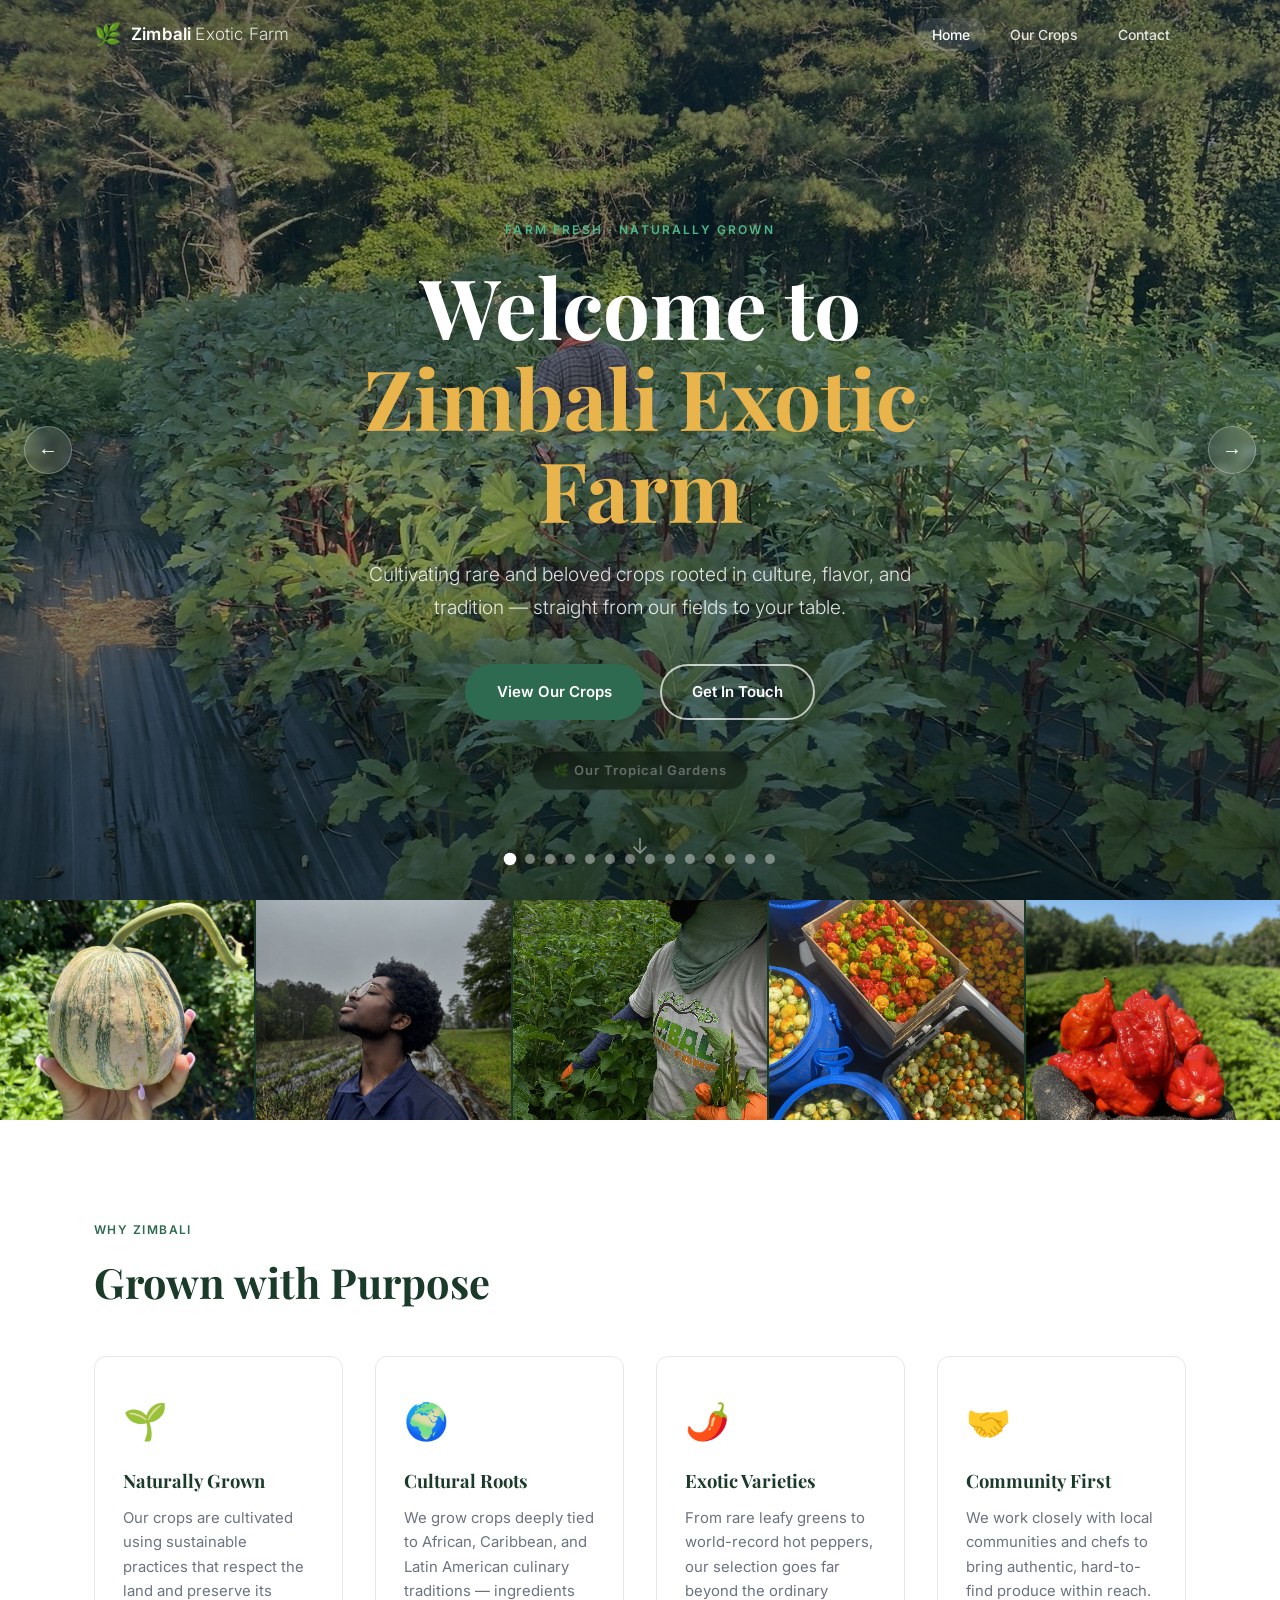
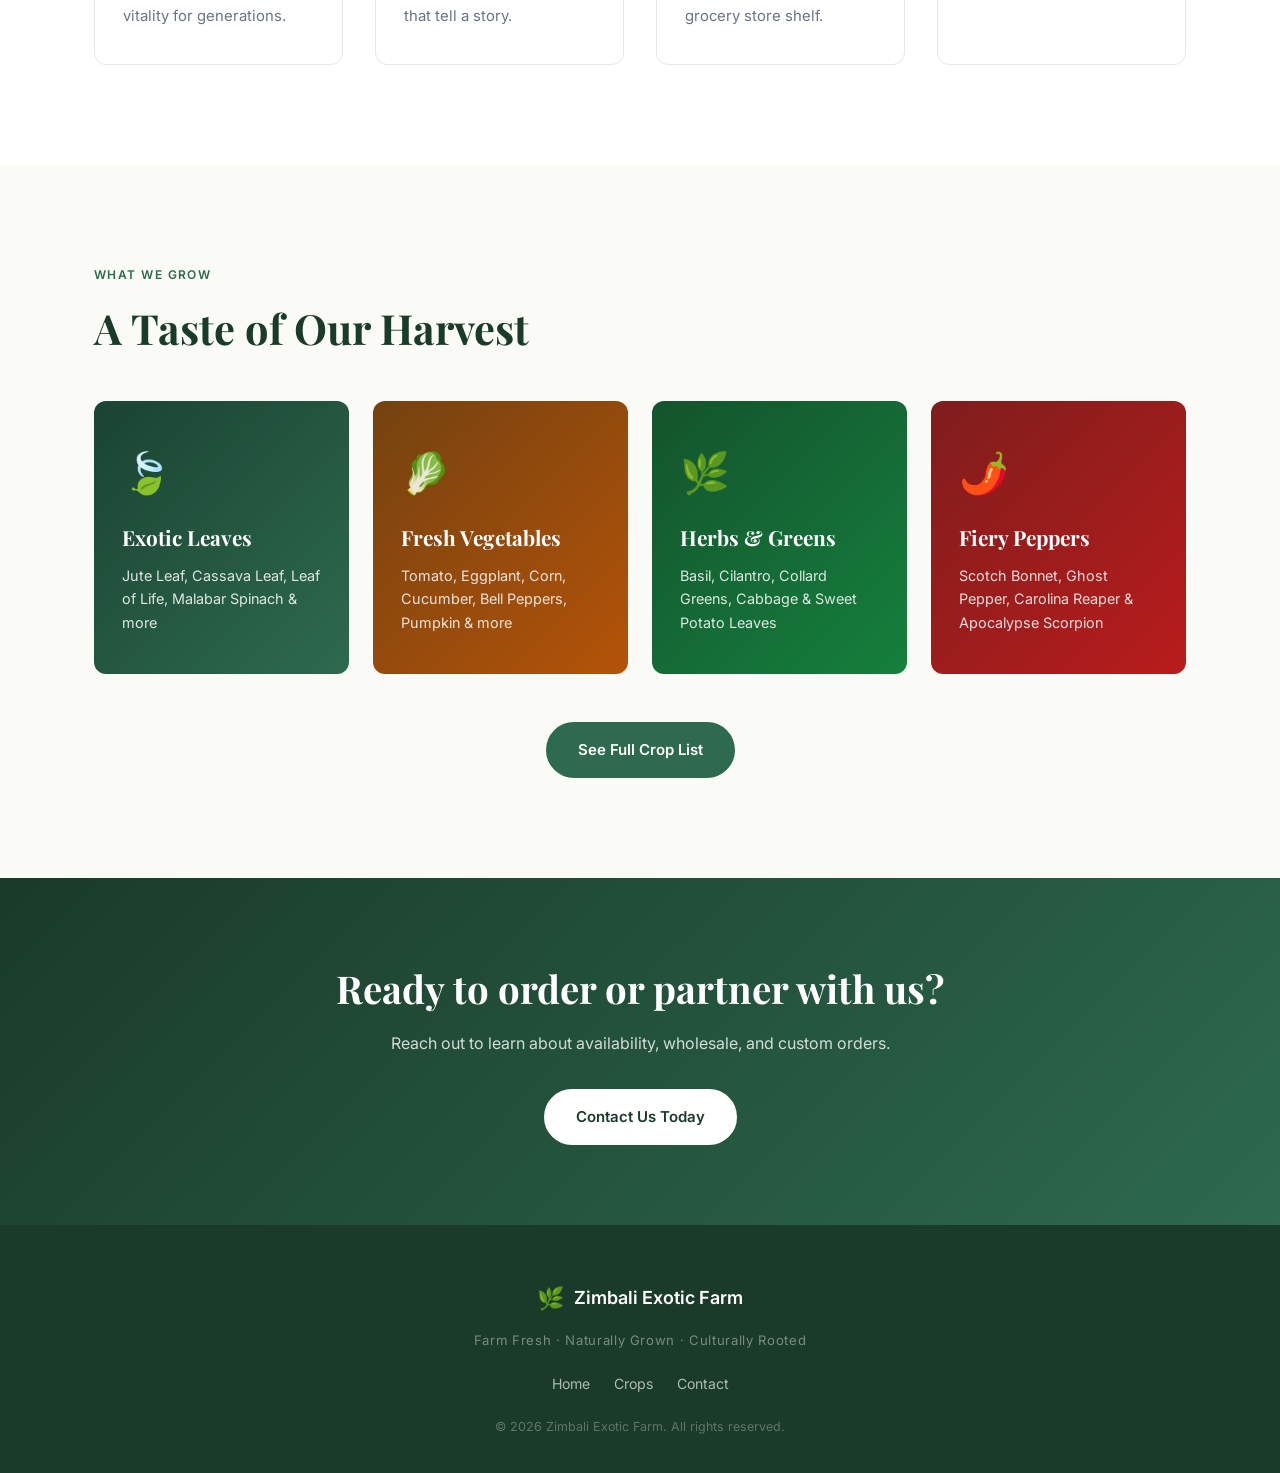
<file: index.html>
<!DOCTYPE html>
<html lang="en">
<head>
  <meta charset="UTF-8" />
  <meta name="viewport" content="width=device-width, initial-scale=1.0" />
  <title>Zimbali Exotic Farm</title>
  <link rel="stylesheet" href="style.css" />
  <link rel="preconnect" href="https://fonts.googleapis.com" />
  <link href="https://fonts.googleapis.com/css2?family=Playfair+Display:wght@600;700&family=Inter:wght@300;400;500;600&display=swap" rel="stylesheet" />
</head>
<body>

  <!-- NAV -->
  <nav class="nav" id="navbar">
    <div class="nav-inner">
      <a href="index.html" class="logo">
        <span class="logo-leaf">🌿</span>
        <span class="logo-text">Zimbali <em>Exotic Farm</em></span>
      </a>
      <ul class="nav-links">
        <li><a href="index.html" class="active">Home</a></li>
        <li><a href="crops.html">Our Crops</a></li>
        <li><a href="contact.html">Contact</a></li>
      </ul>
      <button class="hamburger" id="hamburger" aria-label="Menu">
        <span></span><span></span><span></span>
      </button>
    </div>
    <div class="mobile-menu" id="mobileMenu">
      <a href="index.html">Home</a>
      <a href="crops.html">Our Crops</a>
      <a href="contact.html">Contact</a>
    </div>
  </nav>

  <!-- HERO SLIDESHOW -->
  <section class="hero" id="heroSection">

    <div class="slideshow" id="slideshow">
      <div class="slide active" style="background-image:url('photos/optimized/IMG_0229.jpg')">
        <div class="slide-badge">🌿 Our Tropical Gardens</div>
      </div>
      <div class="slide" style="background-image:url('photos/optimized/IMG_1302_Original.jpg')">
        <div class="slide-badge">🌱 Fresh from the Fields</div>
      </div>
      <div class="slide" style="background-image:url('photos/optimized/IMG_1408.jpg')">
        <div class="slide-badge">🌾 Crops in Season</div>
      </div>
      <div class="slide" style="background-image:url('photos/optimized/IMG_1411.jpg')">
        <div class="slide-badge">🌶️ Exotic Pepper Harvest</div>
      </div>
      <div class="slide" style="background-image:url('photos/optimized/IMG_1468.jpg')">
        <div class="slide-badge">🍃 Rich Green Foliage</div>
      </div>
      <div class="slide" style="background-image:url('photos/optimized/IMG_1918.jpg')">
        <div class="slide-badge">👨‍🌾 Life on the Farm</div>
      </div>
      <div class="slide" style="background-image:url('photos/optimized/IMG_6164.jpg')">
        <div class="slide-badge">🌍 Rooted in Tradition</div>
      </div>
      <div class="slide" style="background-image:url('photos/optimized/IMG_7123.jpg')">
        <div class="slide-badge">🥬 Grown with Care</div>
      </div>
      <div class="slide" style="background-image:url('photos/optimized/IMG_1301_Original.jpg')">
        <div class="slide-badge">🌿 From Seed to Harvest</div>
      </div>
      <div class="slide" style="background-image:url('photos/optimized/IMG_1401_Original.jpg')">
        <div class="slide-badge">🌱 Naturally Nourished</div>
      </div>
      <div class="slide" style="background-image:url('photos/optimized/IMG_3375_Original.jpg')">
        <div class="slide-badge">🍃 Fields of Green</div>
      </div>
      <div class="slide" style="background-image:url('photos/optimized/IMG_5080.jpg')">
        <div class="slide-badge">🌾 Abundant Harvests</div>
      </div>
      <div class="slide" style="background-image:url('photos/optimized/IMG_6387.jpg')">
        <div class="slide-badge">🌍 Culturally Rooted</div>
      </div>
      <div class="slide" style="background-image:url('photos/optimized/IMG_7251.jpg')">
        <div class="slide-badge">🤝 Community &amp; Craft</div>
      </div>
    </div>

    <!-- Dark overlay -->
    <div class="hero-overlay"></div>

    <!-- Hero text -->
    <div class="hero-content">
      <p class="hero-tag">Farm Fresh · Naturally Grown</p>
      <h1 class="hero-title">Welcome to<br /><span>Zimbali Exotic Farm</span></h1>
      <p class="hero-sub">Cultivating rare and beloved crops rooted in culture, flavor, and tradition — straight from our fields to your table.</p>
      <div class="hero-btns">
        <a href="crops.html" class="btn btn-primary">View Our Crops</a>
        <a href="contact.html" class="btn btn-outline">Get In Touch</a>
      </div>
    </div>

    <!-- Slide controls -->
    <button class="slide-arrow slide-prev" id="slidePrev" aria-label="Previous slide">&#8592;</button>
    <button class="slide-arrow slide-next" id="slideNext" aria-label="Next slide">&#8594;</button>

    <!-- Dot indicators -->
    <div class="slide-dots" id="slideDots">
      <button class="dot active" data-index="0"></button>
      <button class="dot" data-index="1"></button>
      <button class="dot" data-index="2"></button>
      <button class="dot" data-index="3"></button>
      <button class="dot" data-index="4"></button>
      <button class="dot" data-index="5"></button>
      <button class="dot" data-index="6"></button>
      <button class="dot" data-index="7"></button>
      <button class="dot" data-index="8"></button>
      <button class="dot" data-index="9"></button>
      <button class="dot" data-index="10"></button>
      <button class="dot" data-index="11"></button>
      <button class="dot" data-index="12"></button>
      <button class="dot" data-index="13"></button>
    </div>

    <div class="hero-scroll-hint">↓</div>
  </section>

  <!-- FARM PHOTO GALLERY STRIP -->
  <section class="gallery-strip">
    <div class="gallery-inner">
      <div class="gallery-item" style="background-image:url('photos/optimized/IMG_1918.jpg')">
        <div class="gallery-label">Our Fields</div>
      </div>
      <div class="gallery-item" style="background-image:url('photos/optimized/IMG_6164.jpg')">
        <div class="gallery-label">Lush Crops</div>
      </div>
      <div class="gallery-item" style="background-image:url('photos/optimized/IMG_7123.jpg')">
        <div class="gallery-label">Harvest Time</div>
      </div>
      <div class="gallery-item" style="background-image:url('photos/optimized/IMG_1468.jpg')">
        <div class="gallery-label">Exotic Peppers</div>
      </div>
      <div class="gallery-item" style="background-image:url('photos/optimized/IMG_1411.jpg')">
        <div class="gallery-label">Tropical Greens</div>
      </div>
    </div>
  </section>

  <!-- WHY US -->
  <section class="features">
    <div class="container">
      <div class="section-label">Why Zimbali</div>
      <h2 class="section-title">Grown with Purpose</h2>
      <div class="feature-grid">
        <div class="feature-card">
          <div class="feature-icon">🌱</div>
          <h3>Naturally Grown</h3>
          <p>Our crops are cultivated using sustainable practices that respect the land and preserve its vitality for generations.</p>
        </div>
        <div class="feature-card">
          <div class="feature-icon">🌍</div>
          <h3>Cultural Roots</h3>
          <p>We grow crops deeply tied to African, Caribbean, and Latin American culinary traditions — ingredients that tell a story.</p>
        </div>
        <div class="feature-card">
          <div class="feature-icon">🌶️</div>
          <h3>Exotic Varieties</h3>
          <p>From rare leafy greens to world-record hot peppers, our selection goes far beyond the ordinary grocery store shelf.</p>
        </div>
        <div class="feature-card">
          <div class="feature-icon">🤝</div>
          <h3>Community First</h3>
          <p>We work closely with local communities and chefs to bring authentic, hard-to-find produce within reach.</p>
        </div>
      </div>
    </div>
  </section>

  <!-- CROP PREVIEW -->
  <section class="crop-preview">
    <div class="container">
      <div class="section-label">What We Grow</div>
      <h2 class="section-title">A Taste of Our Harvest</h2>
      <div class="preview-grid">
        <div class="preview-card exotic-leaves">
          <div class="preview-icon">🍃</div>
          <h3>Exotic Leaves</h3>
          <p>Jute Leaf, Cassava Leaf, Leaf of Life, Malabar Spinach & more</p>
        </div>
        <div class="preview-card vegetables">
          <div class="preview-icon">🥬</div>
          <h3>Fresh Vegetables</h3>
          <p>Tomato, Eggplant, Corn, Cucumber, Bell Peppers, Pumpkin & more</p>
        </div>
        <div class="preview-card herbs">
          <div class="preview-icon">🌿</div>
          <h3>Herbs & Greens</h3>
          <p>Basil, Cilantro, Collard Greens, Cabbage & Sweet Potato Leaves</p>
        </div>
        <div class="preview-card peppers">
          <div class="preview-icon">🌶️</div>
          <h3>Fiery Peppers</h3>
          <p>Scotch Bonnet, Ghost Pepper, Carolina Reaper & Apocalypse Scorpion</p>
        </div>
      </div>
      <div class="preview-cta">
        <a href="crops.html" class="btn btn-primary">See Full Crop List</a>
      </div>
    </div>
  </section>

  <!-- CTA BANNER -->
  <section class="cta-banner">
    <div class="container cta-inner">
      <h2>Ready to order or partner with us?</h2>
      <p>Reach out to learn about availability, wholesale, and custom orders.</p>
      <a href="contact.html" class="btn btn-white">Contact Us Today</a>
    </div>
  </section>

  <!-- FOOTER -->
  <footer class="footer">
    <div class="container footer-inner">
      <div class="footer-brand">
        <span class="logo-leaf">🌿</span>
        <span class="footer-name">Zimbali Exotic Farm</span>
      </div>
      <p class="footer-tagline">Farm Fresh · Naturally Grown · Culturally Rooted</p>
      <nav class="footer-nav">
        <a href="index.html">Home</a>
        <a href="crops.html">Crops</a>
        <a href="contact.html">Contact</a>
      </nav>
      <p class="footer-copy">&copy; 2026 Zimbali Exotic Farm. All rights reserved.</p>
    </div>
  </footer>

  <script src="main.js"></script>
</body>
</html>
</file>
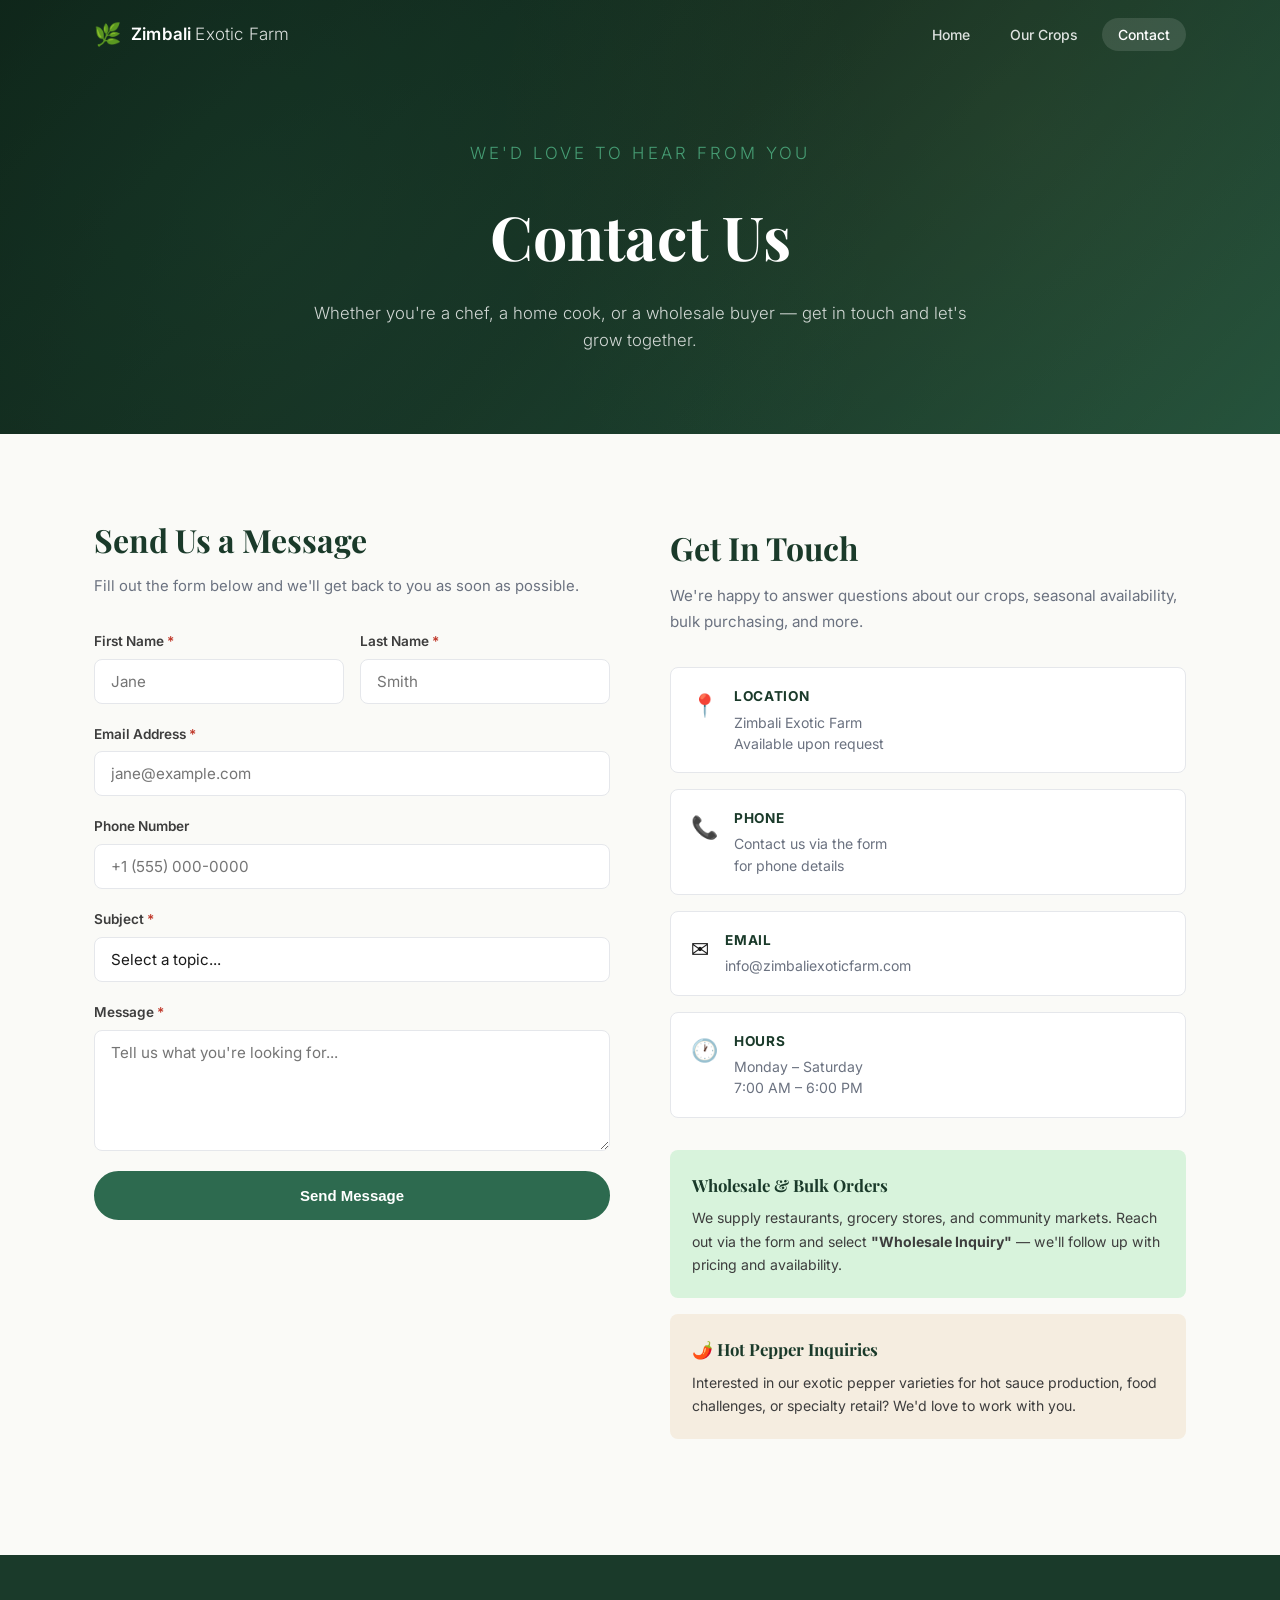
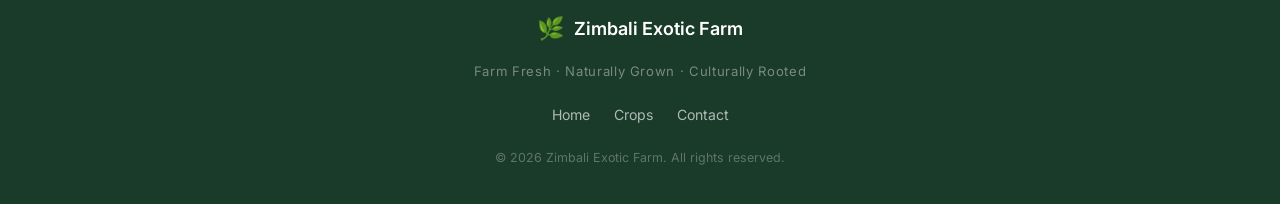
<file: contact.html>
<!DOCTYPE html>
<html lang="en">
<head>
  <meta charset="UTF-8" />
  <meta name="viewport" content="width=device-width, initial-scale=1.0" />
  <title>Contact — Zimbali Exotic Farm</title>
  <link rel="stylesheet" href="style.css" />
  <link rel="preconnect" href="https://fonts.googleapis.com" />
  <link href="https://fonts.googleapis.com/css2?family=Playfair+Display:wght@600;700&family=Inter:wght@300;400;500;600&display=swap" rel="stylesheet" />
</head>
<body>

  <!-- NAV -->
  <nav class="nav" id="navbar">
    <div class="nav-inner">
      <a href="index.html" class="logo">
        <span class="logo-leaf">🌿</span>
        <span class="logo-text">Zimbali <em>Exotic Farm</em></span>
      </a>
      <ul class="nav-links">
        <li><a href="index.html">Home</a></li>
        <li><a href="crops.html">Our Crops</a></li>
        <li><a href="contact.html" class="active">Contact</a></li>
      </ul>
      <button class="hamburger" id="hamburger" aria-label="Menu">
        <span></span><span></span><span></span>
      </button>
    </div>
    <div class="mobile-menu" id="mobileMenu">
      <a href="index.html">Home</a>
      <a href="crops.html">Our Crops</a>
      <a href="contact.html">Contact</a>
    </div>
  </nav>

  <!-- PAGE HERO -->
  <section class="page-hero contact-hero">
    <div class="page-hero-overlay"></div>
    <div class="page-hero-content">
      <p class="hero-tag">We'd love to hear from you</p>
      <h1>Contact Us</h1>
      <p>Whether you're a chef, a home cook, or a wholesale buyer — get in touch and let's grow together.</p>
    </div>
  </section>

  <!-- CONTACT SECTION -->
  <section class="contact-section">
    <div class="container contact-grid">

      <!-- FORM -->
      <div class="contact-form-wrap">
        <h2>Send Us a Message</h2>
        <p class="form-sub">Fill out the form below and we'll get back to you as soon as possible.</p>
        <form class="contact-form" id="contactForm" novalidate>
          <div class="form-row">
            <div class="form-group">
              <label for="firstName">First Name <span class="required">*</span></label>
              <input type="text" id="firstName" name="firstName" placeholder="Jane" required />
            </div>
            <div class="form-group">
              <label for="lastName">Last Name <span class="required">*</span></label>
              <input type="text" id="lastName" name="lastName" placeholder="Smith" required />
            </div>
          </div>
          <div class="form-group">
            <label for="email">Email Address <span class="required">*</span></label>
            <input type="email" id="email" name="email" placeholder="jane@example.com" required />
          </div>
          <div class="form-group">
            <label for="phone">Phone Number</label>
            <input type="tel" id="phone" name="phone" placeholder="+1 (555) 000-0000" />
          </div>
          <div class="form-group">
            <label for="subject">Subject <span class="required">*</span></label>
            <select id="subject" name="subject" required>
              <option value="" disabled selected>Select a topic...</option>
              <option value="order">Place an Order</option>
              <option value="wholesale">Wholesale Inquiry</option>
              <option value="availability">Crop Availability</option>
              <option value="partnership">Partnership</option>
              <option value="other">Other</option>
            </select>
          </div>
          <div class="form-group">
            <label for="message">Message <span class="required">*</span></label>
            <textarea id="message" name="message" rows="5" placeholder="Tell us what you're looking for..." required></textarea>
          </div>
          <button type="submit" class="btn btn-primary btn-full">Send Message</button>
          <div class="form-success" id="formSuccess">
            ✅ Thank you! Your message has been sent. We'll be in touch soon.
          </div>
        </form>
      </div>

      <!-- INFO -->
      <div class="contact-info">
        <h2>Get In Touch</h2>
        <p>We're happy to answer questions about our crops, seasonal availability, bulk purchasing, and more.</p>

        <div class="info-cards">
          <div class="info-card">
            <div class="info-icon">📍</div>
            <div>
              <h4>Location</h4>
              <p>Zimbali Exotic Farm<br />Available upon request</p>
            </div>
          </div>
          <div class="info-card">
            <div class="info-icon">📞</div>
            <div>
              <h4>Phone</h4>
              <p>Contact us via the form<br />for phone details</p>
            </div>
          </div>
          <div class="info-card">
            <div class="info-icon">✉️</div>
            <div>
              <h4>Email</h4>
              <p>info@zimbaliexoticfarm.com</p>
            </div>
          </div>
          <div class="info-card">
            <div class="info-icon">🕐</div>
            <div>
              <h4>Hours</h4>
              <p>Monday – Saturday<br />7:00 AM – 6:00 PM</p>
            </div>
          </div>
        </div>

        <div class="info-note">
          <h3>Wholesale &amp; Bulk Orders</h3>
          <p>We supply restaurants, grocery stores, and community markets. Reach out via the form and select <strong>"Wholesale Inquiry"</strong> — we'll follow up with pricing and availability.</p>
        </div>

        <div class="info-note pepper-note">
          <h3>🌶️ Hot Pepper Inquiries</h3>
          <p>Interested in our exotic pepper varieties for hot sauce production, food challenges, or specialty retail? We'd love to work with you.</p>
        </div>
      </div>

    </div>
  </section>

  <!-- FOOTER -->
  <footer class="footer">
    <div class="container footer-inner">
      <div class="footer-brand">
        <span class="logo-leaf">🌿</span>
        <span class="footer-name">Zimbali Exotic Farm</span>
      </div>
      <p class="footer-tagline">Farm Fresh · Naturally Grown · Culturally Rooted</p>
      <nav class="footer-nav">
        <a href="index.html">Home</a>
        <a href="crops.html">Crops</a>
        <a href="contact.html">Contact</a>
      </nav>
      <p class="footer-copy">&copy; 2026 Zimbali Exotic Farm. All rights reserved.</p>
    </div>
  </footer>

  <script src="main.js"></script>
</body>
</html>
</file>
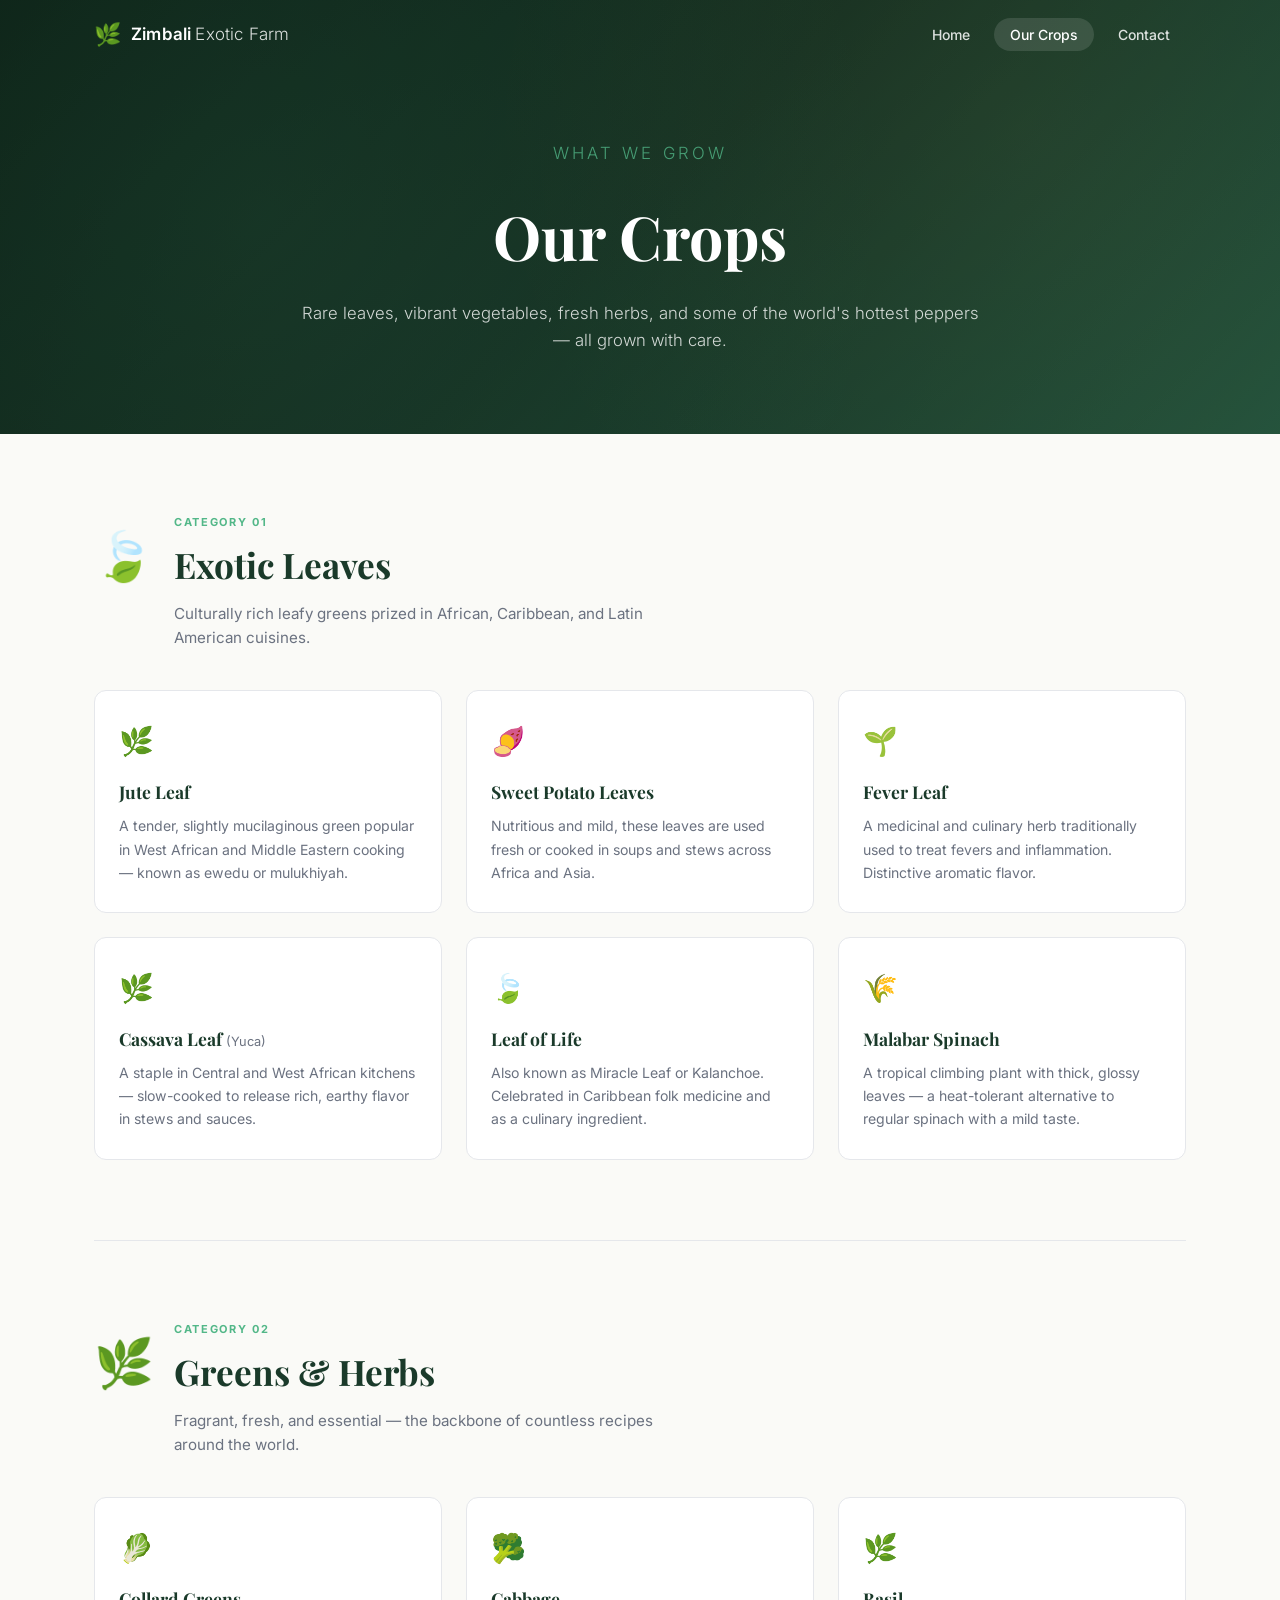
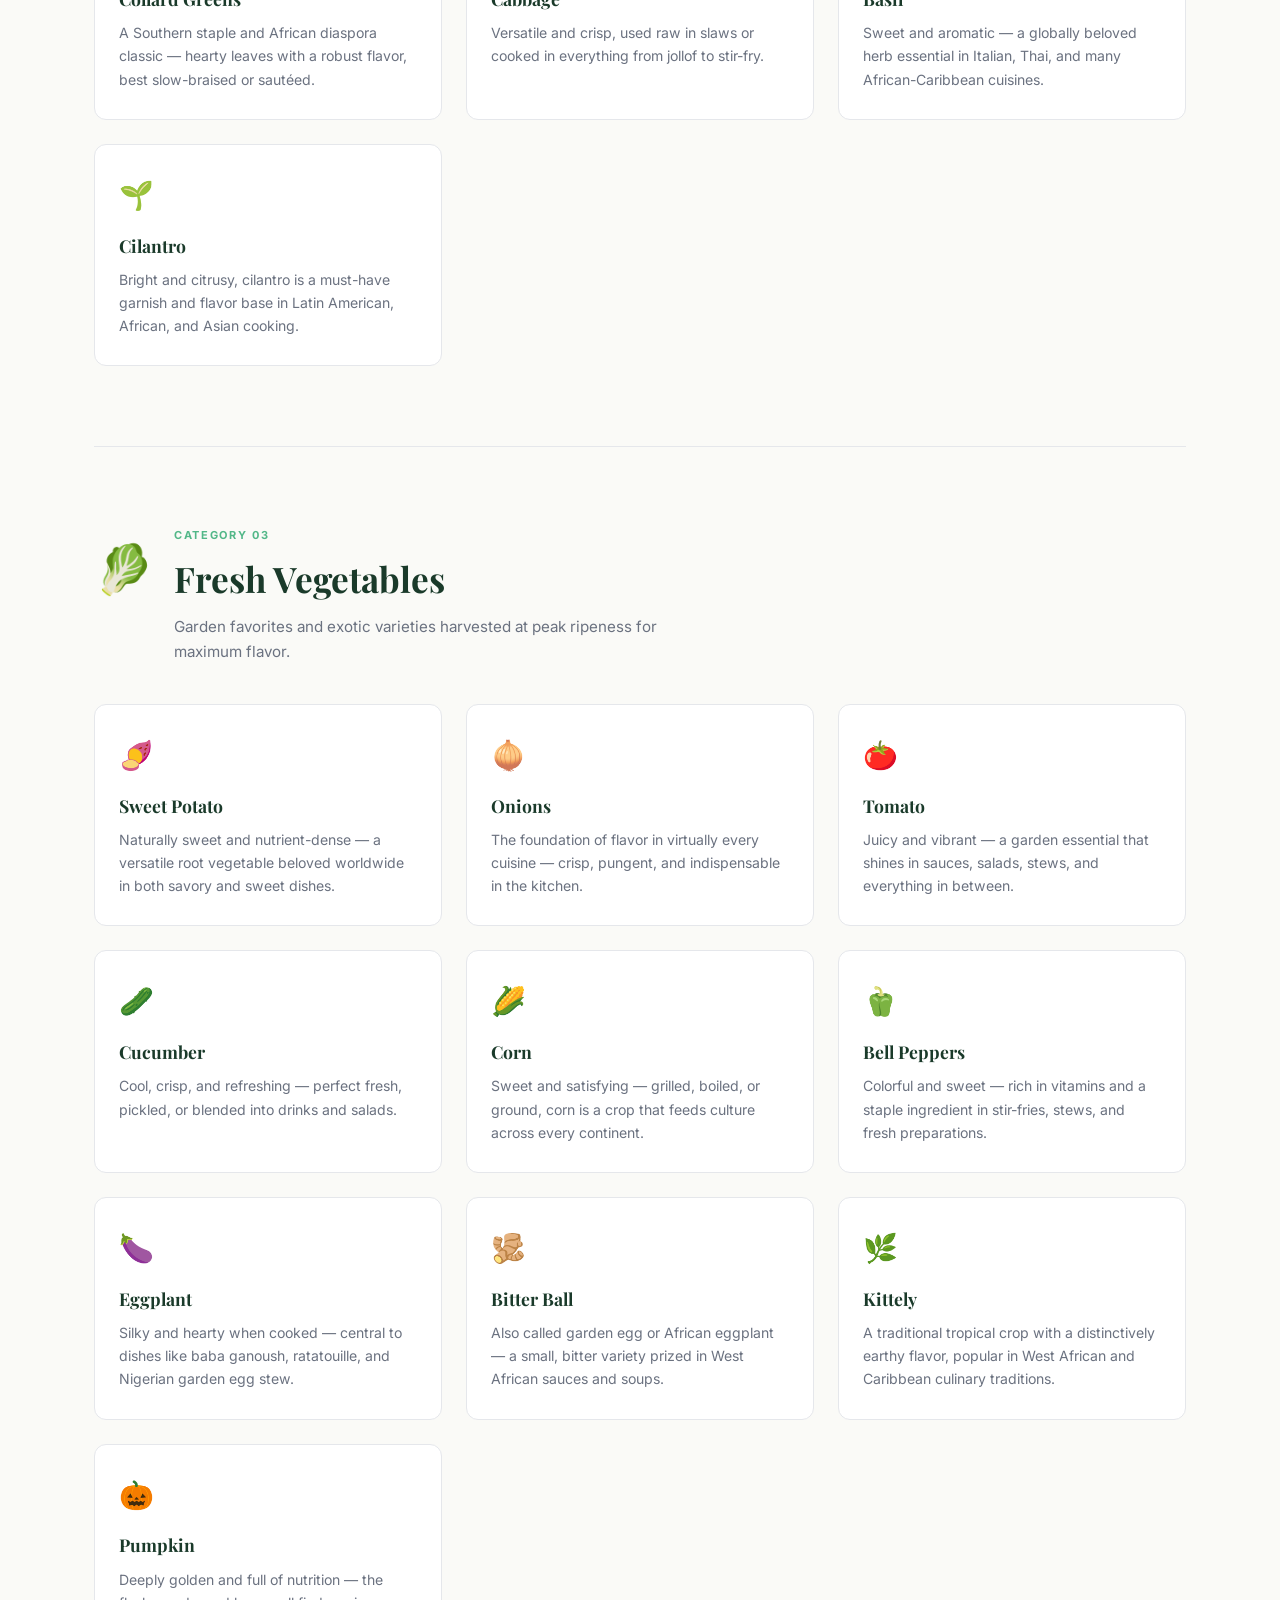
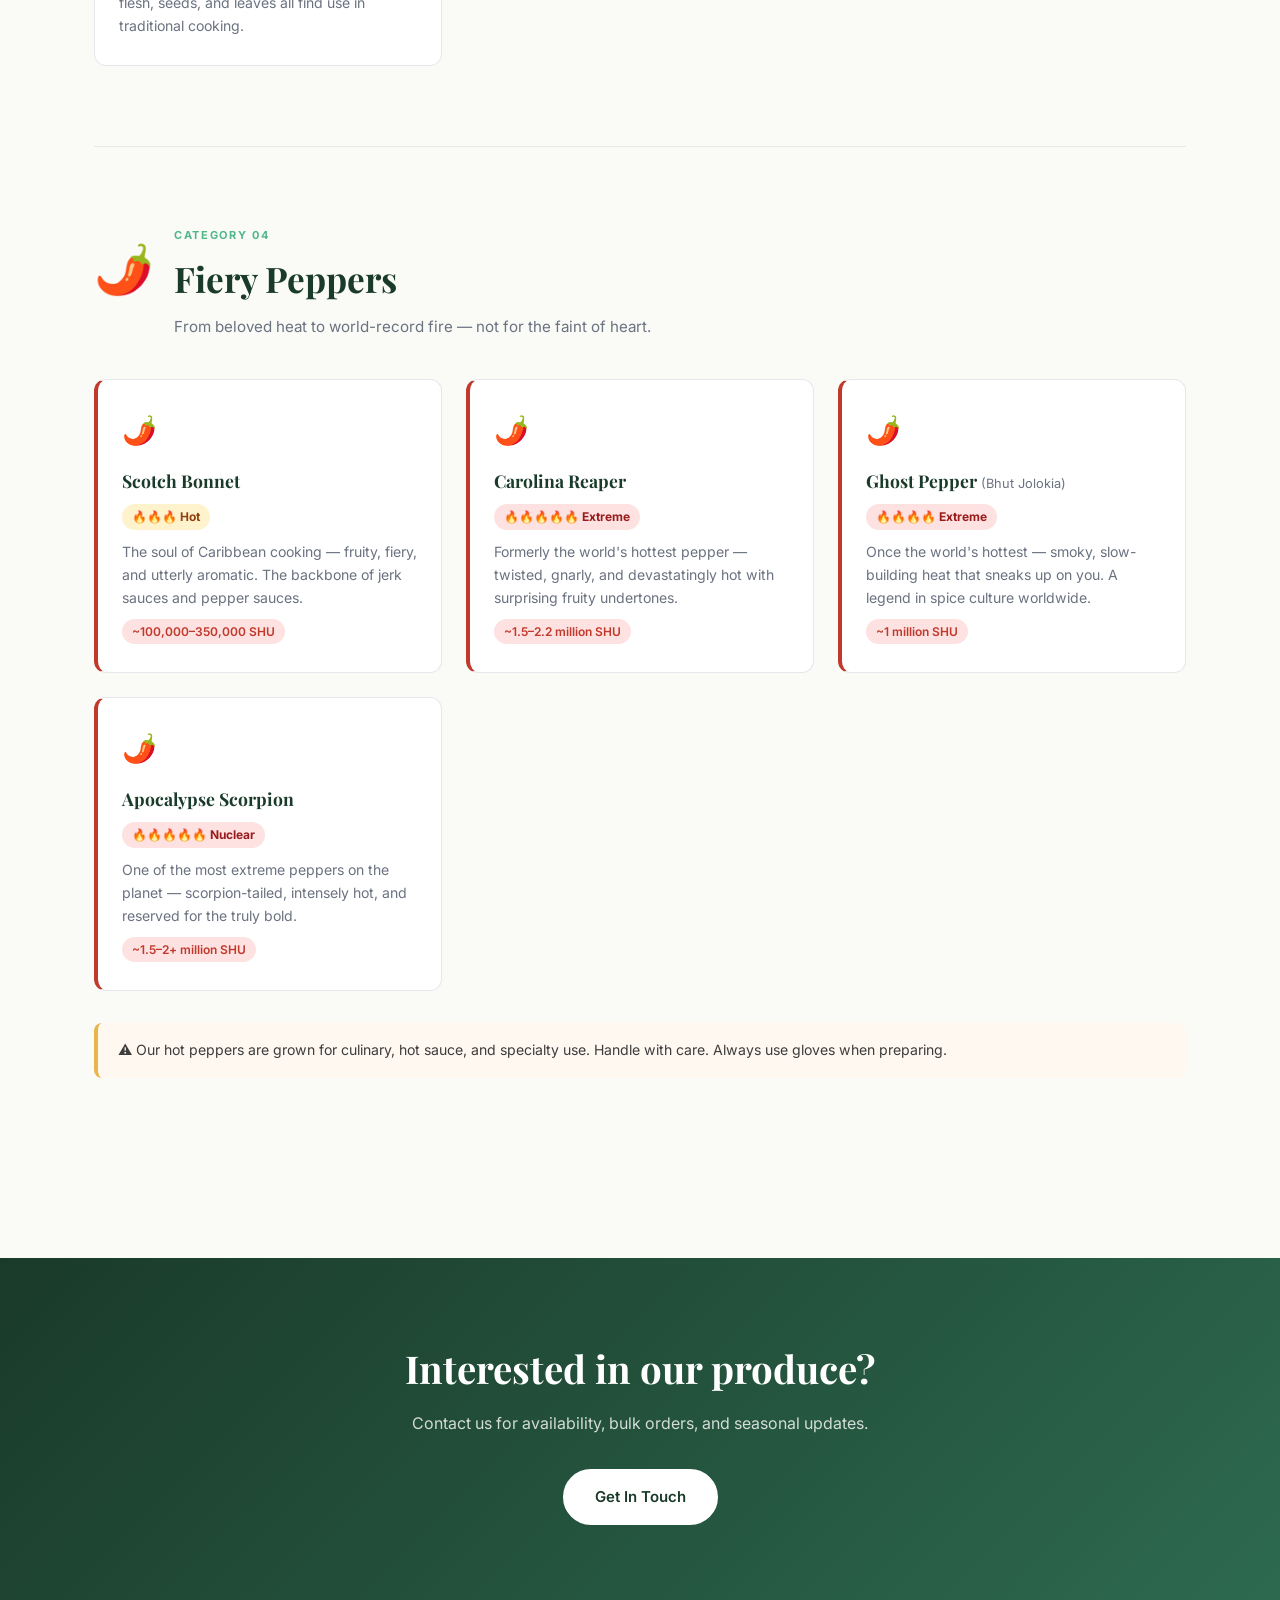
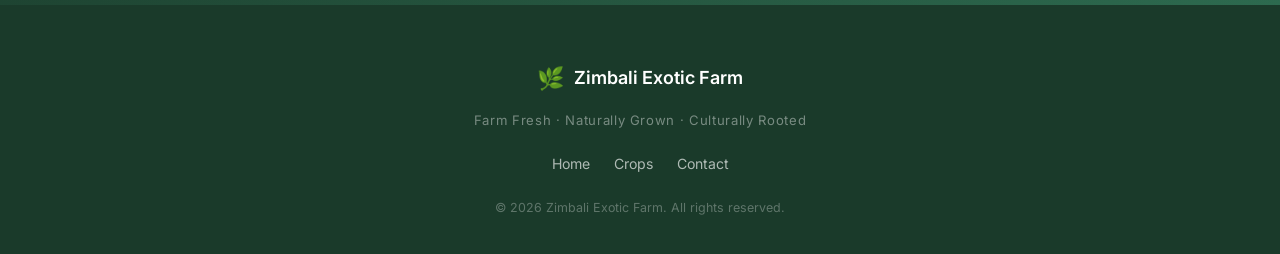
<file: crops.html>
<!DOCTYPE html>
<html lang="en">
<head>
  <meta charset="UTF-8" />
  <meta name="viewport" content="width=device-width, initial-scale=1.0" />
  <title>Our Crops — Zimbali Exotic Farm</title>
  <link rel="stylesheet" href="style.css" />
  <link rel="preconnect" href="https://fonts.googleapis.com" />
  <link href="https://fonts.googleapis.com/css2?family=Playfair+Display:wght@600;700&family=Inter:wght@300;400;500;600&display=swap" rel="stylesheet" />
</head>
<body>

  <!-- NAV -->
  <nav class="nav" id="navbar">
    <div class="nav-inner">
      <a href="index.html" class="logo">
        <span class="logo-leaf">🌿</span>
        <span class="logo-text">Zimbali <em>Exotic Farm</em></span>
      </a>
      <ul class="nav-links">
        <li><a href="index.html">Home</a></li>
        <li><a href="crops.html" class="active">Our Crops</a></li>
        <li><a href="contact.html">Contact</a></li>
      </ul>
      <button class="hamburger" id="hamburger" aria-label="Menu">
        <span></span><span></span><span></span>
      </button>
    </div>
    <div class="mobile-menu" id="mobileMenu">
      <a href="index.html">Home</a>
      <a href="crops.html">Our Crops</a>
      <a href="contact.html">Contact</a>
    </div>
  </nav>

  <!-- PAGE HERO -->
  <section class="page-hero">
    <div class="page-hero-overlay"></div>
    <div class="page-hero-content">
      <p class="hero-tag">What We Grow</p>
      <h1>Our Crops</h1>
      <p>Rare leaves, vibrant vegetables, fresh herbs, and some of the world's hottest peppers — all grown with care.</p>
    </div>
  </section>

  <!-- CROP CATEGORIES -->
  <section class="crops-section">
    <div class="container">

      <!-- EXOTIC LEAVES -->
      <div class="crop-category" id="leaves">
        <div class="category-header">
          <span class="category-icon">🍃</span>
          <div>
            <div class="category-tag">Category 01</div>
            <h2 class="category-title">Exotic Leaves</h2>
            <p class="category-desc">Culturally rich leafy greens prized in African, Caribbean, and Latin American cuisines.</p>
          </div>
        </div>
        <div class="crop-grid">
          <div class="crop-card">
            <div class="crop-emoji">🌿</div>
            <h3>Jute Leaf</h3>
            <p>A tender, slightly mucilaginous green popular in West African and Middle Eastern cooking — known as ewedu or mulukhiyah.</p>
          </div>
          <div class="crop-card">
            <div class="crop-emoji">🍠</div>
            <h3>Sweet Potato Leaves</h3>
            <p>Nutritious and mild, these leaves are used fresh or cooked in soups and stews across Africa and Asia.</p>
          </div>
          <div class="crop-card">
            <div class="crop-emoji">🌱</div>
            <h3>Fever Leaf</h3>
            <p>A medicinal and culinary herb traditionally used to treat fevers and inflammation. Distinctive aromatic flavor.</p>
          </div>
          <div class="crop-card">
            <div class="crop-emoji">🌿</div>
            <h3>Cassava Leaf <span class="crop-alt">(Yuca)</span></h3>
            <p>A staple in Central and West African kitchens — slow-cooked to release rich, earthy flavor in stews and sauces.</p>
          </div>
          <div class="crop-card">
            <div class="crop-emoji">🍃</div>
            <h3>Leaf of Life</h3>
            <p>Also known as Miracle Leaf or Kalanchoe. Celebrated in Caribbean folk medicine and as a culinary ingredient.</p>
          </div>
          <div class="crop-card">
            <div class="crop-emoji">🌾</div>
            <h3>Malabar Spinach</h3>
            <p>A tropical climbing plant with thick, glossy leaves — a heat-tolerant alternative to regular spinach with a mild taste.</p>
          </div>
        </div>
      </div>

      <!-- GREENS & HERBS -->
      <div class="crop-category" id="herbs">
        <div class="category-header">
          <span class="category-icon">🌿</span>
          <div>
            <div class="category-tag">Category 02</div>
            <h2 class="category-title">Greens &amp; Herbs</h2>
            <p class="category-desc">Fragrant, fresh, and essential — the backbone of countless recipes around the world.</p>
          </div>
        </div>
        <div class="crop-grid">
          <div class="crop-card">
            <div class="crop-emoji">🥬</div>
            <h3>Collard Greens</h3>
            <p>A Southern staple and African diaspora classic — hearty leaves with a robust flavor, best slow-braised or sautéed.</p>
          </div>
          <div class="crop-card">
            <div class="crop-emoji">🥦</div>
            <h3>Cabbage</h3>
            <p>Versatile and crisp, used raw in slaws or cooked in everything from jollof to stir-fry.</p>
          </div>
          <div class="crop-card">
            <div class="crop-emoji">🌿</div>
            <h3>Basil</h3>
            <p>Sweet and aromatic — a globally beloved herb essential in Italian, Thai, and many African-Caribbean cuisines.</p>
          </div>
          <div class="crop-card">
            <div class="crop-emoji">🌱</div>
            <h3>Cilantro</h3>
            <p>Bright and citrusy, cilantro is a must-have garnish and flavor base in Latin American, African, and Asian cooking.</p>
          </div>
        </div>
      </div>

      <!-- VEGETABLES -->
      <div class="crop-category" id="vegetables">
        <div class="category-header">
          <span class="category-icon">🥬</span>
          <div>
            <div class="category-tag">Category 03</div>
            <h2 class="category-title">Fresh Vegetables</h2>
            <p class="category-desc">Garden favorites and exotic varieties harvested at peak ripeness for maximum flavor.</p>
          </div>
        </div>
        <div class="crop-grid">
          <div class="crop-card">
            <div class="crop-emoji">🍠</div>
            <h3>Sweet Potato</h3>
            <p>Naturally sweet and nutrient-dense — a versatile root vegetable beloved worldwide in both savory and sweet dishes.</p>
          </div>
          <div class="crop-card">
            <div class="crop-emoji">🧅</div>
            <h3>Onions</h3>
            <p>The foundation of flavor in virtually every cuisine — crisp, pungent, and indispensable in the kitchen.</p>
          </div>
          <div class="crop-card">
            <div class="crop-emoji">🍅</div>
            <h3>Tomato</h3>
            <p>Juicy and vibrant — a garden essential that shines in sauces, salads, stews, and everything in between.</p>
          </div>
          <div class="crop-card">
            <div class="crop-emoji">🥒</div>
            <h3>Cucumber</h3>
            <p>Cool, crisp, and refreshing — perfect fresh, pickled, or blended into drinks and salads.</p>
          </div>
          <div class="crop-card">
            <div class="crop-emoji">🌽</div>
            <h3>Corn</h3>
            <p>Sweet and satisfying — grilled, boiled, or ground, corn is a crop that feeds culture across every continent.</p>
          </div>
          <div class="crop-card">
            <div class="crop-emoji">🫑</div>
            <h3>Bell Peppers</h3>
            <p>Colorful and sweet — rich in vitamins and a staple ingredient in stir-fries, stews, and fresh preparations.</p>
          </div>
          <div class="crop-card">
            <div class="crop-emoji">🍆</div>
            <h3>Eggplant</h3>
            <p>Silky and hearty when cooked — central to dishes like baba ganoush, ratatouille, and Nigerian garden egg stew.</p>
          </div>
          <div class="crop-card">
            <div class="crop-emoji">🫚</div>
            <h3>Bitter Ball</h3>
            <p>Also called garden egg or African eggplant — a small, bitter variety prized in West African sauces and soups.</p>
          </div>
          <div class="crop-card">
            <div class="crop-emoji">🌿</div>
            <h3>Kittely</h3>
            <p>A traditional tropical crop with a distinctively earthy flavor, popular in West African and Caribbean culinary traditions.</p>
          </div>
          <div class="crop-card">
            <div class="crop-emoji">🎃</div>
            <h3>Pumpkin</h3>
            <p>Deeply golden and full of nutrition — the flesh, seeds, and leaves all find use in traditional cooking.</p>
          </div>
        </div>
      </div>

      <!-- HOT PEPPERS -->
      <div class="crop-category hot-peppers" id="peppers">
        <div class="category-header">
          <span class="category-icon">🌶️</span>
          <div>
            <div class="category-tag">Category 04</div>
            <h2 class="category-title">Fiery Peppers</h2>
            <p class="category-desc">From beloved heat to world-record fire — not for the faint of heart.</p>
          </div>
        </div>
        <div class="crop-grid">
          <div class="crop-card pepper-card">
            <div class="crop-emoji">🌶️</div>
            <h3>Scotch Bonnet</h3>
            <div class="heat-badge heat-hot">🔥🔥🔥 Hot</div>
            <p>The soul of Caribbean cooking — fruity, fiery, and utterly aromatic. The backbone of jerk sauces and pepper sauces.</p>
            <span class="shu-badge">~100,000–350,000 SHU</span>
          </div>
          <div class="crop-card pepper-card">
            <div class="crop-emoji">🌶️</div>
            <h3>Carolina Reaper</h3>
            <div class="heat-badge heat-extreme">🔥🔥🔥🔥🔥 Extreme</div>
            <p>Formerly the world's hottest pepper — twisted, gnarly, and devastatingly hot with surprising fruity undertones.</p>
            <span class="shu-badge">~1.5–2.2 million SHU</span>
          </div>
          <div class="crop-card pepper-card">
            <div class="crop-emoji">🌶️</div>
            <h3>Ghost Pepper <span class="crop-alt">(Bhut Jolokia)</span></h3>
            <div class="heat-badge heat-extreme">🔥🔥🔥🔥 Extreme</div>
            <p>Once the world's hottest — smoky, slow-building heat that sneaks up on you. A legend in spice culture worldwide.</p>
            <span class="shu-badge">~1 million SHU</span>
          </div>
          <div class="crop-card pepper-card">
            <div class="crop-emoji">🌶️</div>
            <h3>Apocalypse Scorpion</h3>
            <div class="heat-badge heat-extreme">🔥🔥🔥🔥🔥 Nuclear</div>
            <p>One of the most extreme peppers on the planet — scorpion-tailed, intensely hot, and reserved for the truly bold.</p>
            <span class="shu-badge">~1.5–2+ million SHU</span>
          </div>
        </div>
        <div class="pepper-warning">
          ⚠️ Our hot peppers are grown for culinary, hot sauce, and specialty use. Handle with care. Always use gloves when preparing.
        </div>
      </div>

    </div>
  </section>

  <!-- CTA -->
  <section class="cta-banner">
    <div class="container cta-inner">
      <h2>Interested in our produce?</h2>
      <p>Contact us for availability, bulk orders, and seasonal updates.</p>
      <a href="contact.html" class="btn btn-white">Get In Touch</a>
    </div>
  </section>

  <!-- FOOTER -->
  <footer class="footer">
    <div class="container footer-inner">
      <div class="footer-brand">
        <span class="logo-leaf">🌿</span>
        <span class="footer-name">Zimbali Exotic Farm</span>
      </div>
      <p class="footer-tagline">Farm Fresh · Naturally Grown · Culturally Rooted</p>
      <nav class="footer-nav">
        <a href="index.html">Home</a>
        <a href="crops.html">Crops</a>
        <a href="contact.html">Contact</a>
      </nav>
      <p class="footer-copy">&copy; 2026 Zimbali Exotic Farm. All rights reserved.</p>
    </div>
  </footer>

  <script src="main.js"></script>
</body>
</html>
</file>
<file: style.css>
/* ============================================================
   ZIMBALI EXOTIC FARM — Stylesheet
   ============================================================ */

/* ---- Reset & Base ---- */
*, *::before, *::after { box-sizing: border-box; margin: 0; padding: 0; }

:root {
  --green-dark:   #1a3a2a;
  --green-mid:    #2d6a4f;
  --green-light:  #52b788;
  --green-pale:   #d8f3dc;
  --gold:         #e9b44c;
  --gold-dark:    #c8952a;
  --pepper-red:   #c0392b;
  --pepper-warm:  #f5ede0;
  --cream:        #fafaf7;
  --text-dark:    #1a1a1a;
  --text-mid:     #3d3d3d;
  --text-muted:   #6b7280;
  --border:       #e5e7eb;
  --radius:       12px;
  --radius-sm:    8px;
  --shadow-sm:    0 2px 8px rgba(0,0,0,.07);
  --shadow-md:    0 6px 24px rgba(0,0,0,.10);
  --shadow-lg:    0 12px 40px rgba(0,0,0,.14);
  --font-serif:   'Playfair Display', Georgia, serif;
  --font-sans:    'Inter', system-ui, sans-serif;
}

html { scroll-behavior: smooth; }

body {
  font-family: var(--font-sans);
  color: var(--text-dark);
  background: var(--cream);
  line-height: 1.6;
  font-size: 16px;
}

.container {
  max-width: 1140px;
  margin: 0 auto;
  padding: 0 24px;
}

img { display: block; max-width: 100%; }
a { text-decoration: none; color: inherit; }

/* ---- Typography ---- */
.section-label {
  font-size: 12px;
  font-weight: 600;
  letter-spacing: .12em;
  text-transform: uppercase;
  color: var(--green-mid);
  margin-bottom: 10px;
}
.section-title {
  font-family: var(--font-serif);
  font-size: clamp(1.8rem, 3.5vw, 2.6rem);
  color: var(--green-dark);
  margin-bottom: 40px;
}

/* ---- Buttons ---- */
.btn {
  display: inline-block;
  padding: 14px 30px;
  border-radius: 50px;
  font-size: 15px;
  font-weight: 600;
  cursor: pointer;
  transition: all .22s ease;
  border: 2px solid transparent;
}
.btn-primary {
  background: var(--green-mid);
  color: #fff;
  border-color: var(--green-mid);
}
.btn-primary:hover {
  background: var(--green-dark);
  border-color: var(--green-dark);
  transform: translateY(-2px);
  box-shadow: 0 6px 20px rgba(45,106,79,.3);
}
.btn-outline {
  background: transparent;
  color: #fff;
  border-color: rgba(255,255,255,.7);
}
.btn-outline:hover {
  background: rgba(255,255,255,.15);
  border-color: #fff;
}
.btn-white {
  background: #fff;
  color: var(--green-dark);
  border-color: #fff;
}
.btn-white:hover {
  background: var(--green-pale);
  transform: translateY(-2px);
}
.btn-full { width: 100%; text-align: center; }

/* ============================================================
   NAVIGATION
   ============================================================ */
.nav {
  position: fixed;
  top: 0; left: 0; right: 0;
  z-index: 100;
  background: transparent;
  transition: background .3s, box-shadow .3s;
}
.nav.scrolled {
  background: rgba(26,58,42,.97);
  box-shadow: 0 2px 20px rgba(0,0,0,.18);
}
.nav-inner {
  max-width: 1140px;
  margin: 0 auto;
  padding: 0 24px;
  height: 70px;
  display: flex;
  align-items: center;
  justify-content: space-between;
}
.logo {
  display: flex;
  align-items: center;
  gap: 10px;
  color: #fff;
}
.logo-leaf { font-size: 22px; }
.logo-text {
  font-size: 17px;
  font-weight: 600;
  letter-spacing: .01em;
}
.logo-text em { font-style: normal; font-weight: 300; opacity: .85; }

.nav-links {
  list-style: none;
  display: flex;
  gap: 8px;
}
.nav-links a {
  color: rgba(255,255,255,.85);
  font-size: 14px;
  font-weight: 500;
  padding: 8px 16px;
  border-radius: 50px;
  transition: all .2s;
}
.nav-links a:hover,
.nav-links a.active {
  color: #fff;
  background: rgba(255,255,255,.12);
}

.hamburger {
  display: none;
  flex-direction: column;
  gap: 5px;
  background: none;
  border: none;
  cursor: pointer;
  padding: 6px;
}
.hamburger span {
  display: block;
  width: 24px;
  height: 2px;
  background: #fff;
  border-radius: 2px;
  transition: all .2s;
}

.mobile-menu {
  display: none;
  flex-direction: column;
  background: var(--green-dark);
  padding: 12px 0 20px;
}
.mobile-menu a {
  color: rgba(255,255,255,.9);
  padding: 12px 24px;
  font-weight: 500;
  font-size: 15px;
}
.mobile-menu a:hover { background: rgba(255,255,255,.08); }
.mobile-menu.open { display: flex; }

/* ============================================================
   HERO (HOME)
   ============================================================ */
.hero {
  position: relative;
  min-height: 100vh;
  display: flex;
  align-items: center;
  justify-content: center;
  /* Fallback color while images load */
  background: #0d2318;
  overflow: hidden;
}

/* ---- Slideshow ---- */
.slideshow {
  position: absolute;
  inset: 0;
  z-index: 0;
}

.slide {
  position: absolute;
  inset: 0;
  background-size: cover;
  background-position: center;
  background-repeat: no-repeat;
  opacity: 0;
  transition: opacity 1.2s ease;
  /* Fallback gradient in case image fails */
  background-color: #1a3a2a;
}

.slide.active {
  opacity: 1;
}

.slide-badge {
  position: absolute;
  bottom: 110px;
  left: 50%;
  transform: translateX(-50%);
  background: rgba(0,0,0,.45);
  backdrop-filter: blur(6px);
  color: #fff;
  font-size: 13px;
  font-weight: 600;
  letter-spacing: .08em;
  padding: 8px 20px;
  border-radius: 50px;
  white-space: nowrap;
  border: 1px solid rgba(255,255,255,.15);
}

/* Slide navigation arrows */
.slide-arrow {
  position: absolute;
  top: 50%;
  transform: translateY(-50%);
  z-index: 10;
  background: rgba(255,255,255,.12);
  border: 1.5px solid rgba(255,255,255,.3);
  color: #fff;
  font-size: 20px;
  width: 48px;
  height: 48px;
  border-radius: 50%;
  cursor: pointer;
  display: flex;
  align-items: center;
  justify-content: center;
  transition: background .2s, transform .2s;
  backdrop-filter: blur(4px);
}
.slide-arrow:hover {
  background: rgba(255,255,255,.25);
  transform: translateY(-50%) scale(1.08);
}
.slide-prev { left: 24px; }
.slide-next { right: 24px; }

/* Dot indicators */
.slide-dots {
  position: absolute;
  bottom: 36px;
  left: 50%;
  transform: translateX(-50%);
  z-index: 10;
  display: flex;
  gap: 10px;
}
.dot {
  width: 10px;
  height: 10px;
  border-radius: 50%;
  background: rgba(255,255,255,.4);
  border: none;
  cursor: pointer;
  padding: 0;
  transition: background .25s, transform .25s;
}
.dot.active {
  background: #fff;
  transform: scale(1.25);
}

.hero-overlay {
  position: absolute;
  inset: 0;
  z-index: 1;
  background: linear-gradient(
    to bottom,
    rgba(5,18,12,.55) 0%,
    rgba(10,28,18,.40) 50%,
    rgba(5,18,12,.70) 100%
  );
}

/* ---- Gallery strip (below hero) ---- */
.gallery-strip {
  background: var(--green-dark);
  overflow: hidden;
}
.gallery-inner {
  display: flex;
  height: 220px;
}
.gallery-item {
  flex: 1;
  background-size: cover;
  background-position: center;
  background-color: #1a3a2a;
  position: relative;
  overflow: hidden;
  transition: flex .4s ease;
  cursor: pointer;
}
.gallery-item:hover { flex: 2; }
.gallery-item + .gallery-item {
  border-left: 2px solid var(--green-dark);
}
.gallery-label {
  position: absolute;
  bottom: 0;
  left: 0;
  right: 0;
  padding: 28px 12px 12px;
  background: linear-gradient(to top, rgba(0,0,0,.7), transparent);
  color: #fff;
  font-size: 12px;
  font-weight: 600;
  letter-spacing: .06em;
  text-align: center;
  text-transform: uppercase;
  opacity: 0;
  transition: opacity .3s;
}
.gallery-item:hover .gallery-label { opacity: 1; }

.hero-content {
  position: relative;
  z-index: 2;
  text-align: center;
  color: #fff;
  padding: 120px 24px 80px;
  max-width: 780px;
}

.hero-tag {
  font-size: 12px;
  font-weight: 600;
  letter-spacing: .18em;
  text-transform: uppercase;
  color: var(--green-light);
  margin-bottom: 20px;
}

.hero-title {
  font-family: var(--font-serif);
  font-size: clamp(2.8rem, 7vw, 5.2rem);
  line-height: 1.1;
  margin-bottom: 24px;
}

.hero-title span {
  display: block;
  color: var(--gold);
}

.hero-sub {
  font-size: clamp(1rem, 2vw, 1.2rem);
  font-weight: 300;
  opacity: .85;
  max-width: 560px;
  margin: 0 auto 40px;
  line-height: 1.7;
}

.hero-btns {
  display: flex;
  gap: 16px;
  justify-content: center;
  flex-wrap: wrap;
}

.hero-scroll-hint {
  position: absolute;
  bottom: 36px;
  left: 50%;
  transform: translateX(-50%);
  z-index: 2;
  color: rgba(255,255,255,.45);
  font-size: 22px;
  animation: bounce 2s infinite;
}

@keyframes bounce {
  0%, 100% { transform: translateX(-50%) translateY(0); }
  50%       { transform: translateX(-50%) translateY(8px); }
}

/* ============================================================
   PAGE HERO (Inner Pages)
   ============================================================ */
.page-hero {
  position: relative;
  padding: 140px 24px 80px;
  background: linear-gradient(135deg, #0d2318 0%, #1a3a2a 50%, #2d6a4f 100%);
  text-align: center;
  overflow: hidden;
}
.page-hero::before {
  content: '';
  position: absolute;
  inset: 0;
  background:
    radial-gradient(circle at 20% 50%, rgba(82,183,136,.12) 0%, transparent 60%),
    radial-gradient(circle at 80% 30%, rgba(233,180,76,.07) 0%, transparent 50%);
}
.page-hero-overlay {
  position: absolute;
  inset: 0;
  background: rgba(10,28,18,.3);
}
.page-hero-content {
  position: relative;
  color: #fff;
  max-width: 680px;
  margin: 0 auto;
}
.page-hero-content h1 {
  font-family: var(--font-serif);
  font-size: clamp(2.2rem, 5vw, 3.8rem);
  margin: 12px 0 16px;
}
.page-hero-content p {
  font-size: 1.05rem;
  opacity: .8;
  font-weight: 300;
}

/* ============================================================
   FEATURES (Home)
   ============================================================ */
.features {
  padding: 100px 0;
  background: #fff;
}
.feature-grid {
  display: grid;
  grid-template-columns: repeat(auto-fit, minmax(230px, 1fr));
  gap: 32px;
}
.feature-card {
  padding: 36px 28px;
  border: 1px solid var(--border);
  border-radius: var(--radius);
  transition: all .25s;
}
.feature-card:hover {
  box-shadow: var(--shadow-md);
  transform: translateY(-4px);
  border-color: var(--green-light);
}
.feature-icon {
  font-size: 36px;
  margin-bottom: 16px;
}
.feature-card h3 {
  font-family: var(--font-serif);
  font-size: 1.15rem;
  color: var(--green-dark);
  margin-bottom: 10px;
}
.feature-card p {
  font-size: .93rem;
  color: var(--text-muted);
  line-height: 1.65;
}

/* ============================================================
   CROP PREVIEW (Home)
   ============================================================ */
.crop-preview {
  padding: 100px 0;
  background: var(--cream);
}
.preview-grid {
  display: grid;
  grid-template-columns: repeat(auto-fit, minmax(230px, 1fr));
  gap: 24px;
  margin-bottom: 48px;
}
.preview-card {
  border-radius: var(--radius);
  padding: 40px 28px;
  color: #fff;
  transition: transform .25s, box-shadow .25s;
}
.preview-card:hover {
  transform: translateY(-5px);
  box-shadow: var(--shadow-lg);
}
.preview-card.exotic-leaves { background: linear-gradient(135deg, #1b4332, #2d6a4f); }
.preview-card.vegetables    { background: linear-gradient(135deg, #744210, #b45309); }
.preview-card.herbs         { background: linear-gradient(135deg, #14532d, #15803d); }
.preview-card.peppers       { background: linear-gradient(135deg, #7f1d1d, #b91c1c); }

.preview-icon { font-size: 40px; margin-bottom: 16px; }
.preview-card h3 {
  font-family: var(--font-serif);
  font-size: 1.3rem;
  margin-bottom: 10px;
}
.preview-card p { font-size: .9rem; opacity: .85; line-height: 1.6; }
.preview-cta { text-align: center; }

/* ============================================================
   CTA BANNER
   ============================================================ */
.cta-banner {
  background: linear-gradient(135deg, var(--green-dark), var(--green-mid));
  padding: 80px 24px;
  text-align: center;
  color: #fff;
}
.cta-inner h2 {
  font-family: var(--font-serif);
  font-size: clamp(1.6rem, 3vw, 2.4rem);
  margin-bottom: 12px;
}
.cta-inner p {
  font-size: 1rem;
  opacity: .8;
  margin-bottom: 32px;
}

/* ============================================================
   CROPS PAGE
   ============================================================ */
.crops-section { padding: 80px 0 100px; }

.crop-category {
  margin-bottom: 80px;
  padding-bottom: 80px;
  border-bottom: 1px solid var(--border);
}
.crop-category:last-child {
  border-bottom: none;
  margin-bottom: 0;
}

.category-header {
  display: flex;
  align-items: flex-start;
  gap: 20px;
  margin-bottom: 40px;
}
.category-icon { font-size: 48px; flex-shrink: 0; margin-top: 4px; }
.category-tag {
  font-size: 11px;
  font-weight: 700;
  letter-spacing: .15em;
  text-transform: uppercase;
  color: var(--green-light);
  margin-bottom: 6px;
}
.category-title {
  font-family: var(--font-serif);
  font-size: clamp(1.6rem, 3vw, 2.2rem);
  color: var(--green-dark);
  margin-bottom: 8px;
}
.category-desc {
  color: var(--text-muted);
  font-size: .95rem;
  max-width: 500px;
}

.crop-grid {
  display: grid;
  grid-template-columns: repeat(auto-fill, minmax(270px, 1fr));
  gap: 24px;
}

.crop-card {
  background: #fff;
  border: 1px solid var(--border);
  border-radius: var(--radius);
  padding: 28px 24px;
  transition: all .22s;
  position: relative;
}
.crop-card:hover {
  box-shadow: var(--shadow-md);
  transform: translateY(-3px);
  border-color: var(--green-light);
}
.crop-emoji { font-size: 28px; margin-bottom: 14px; }
.crop-card h3 {
  font-family: var(--font-serif);
  font-size: 1.1rem;
  color: var(--green-dark);
  margin-bottom: 8px;
}
.crop-alt {
  font-family: var(--font-sans);
  font-size: .8rem;
  font-weight: 400;
  color: var(--text-muted);
}
.crop-card p {
  font-size: .88rem;
  color: var(--text-muted);
  line-height: 1.65;
}

/* Pepper cards */
.hot-peppers .crop-card { border-left: 4px solid var(--pepper-red); }
.hot-peppers .crop-card:hover { border-color: var(--pepper-red); }

.heat-badge {
  display: inline-block;
  font-size: .75rem;
  font-weight: 700;
  border-radius: 50px;
  padding: 3px 10px;
  margin-bottom: 10px;
}
.heat-hot    { background: #fff3cd; color: #92400e; }
.heat-extreme { background: #fee2e2; color: #991b1b; }

.shu-badge {
  display: inline-block;
  margin-top: 10px;
  font-size: .75rem;
  font-weight: 600;
  color: var(--pepper-red);
  background: #fee2e2;
  padding: 3px 10px;
  border-radius: 50px;
}

.pepper-warning {
  margin-top: 32px;
  padding: 16px 20px;
  background: #fff8f0;
  border-left: 4px solid var(--gold);
  border-radius: var(--radius-sm);
  font-size: .88rem;
  color: var(--text-mid);
  line-height: 1.6;
}

/* ============================================================
   CONTACT PAGE
   ============================================================ */
.contact-section { padding: 80px 0 100px; }

.contact-grid {
  display: grid;
  grid-template-columns: 1fr 1fr;
  gap: 60px;
  align-items: start;
}

.contact-form-wrap h2,
.contact-info h2 {
  font-family: var(--font-serif);
  font-size: clamp(1.6rem, 2.5vw, 2rem);
  color: var(--green-dark);
  margin-bottom: 10px;
}
.form-sub {
  color: var(--text-muted);
  font-size: .93rem;
  margin-bottom: 32px;
}

.contact-form { display: flex; flex-direction: column; gap: 20px; }

.form-row {
  display: grid;
  grid-template-columns: 1fr 1fr;
  gap: 16px;
}

.form-group { display: flex; flex-direction: column; gap: 6px; }

.form-group label {
  font-size: .85rem;
  font-weight: 600;
  color: var(--text-mid);
}
.required { color: var(--pepper-red); }

.form-group input,
.form-group select,
.form-group textarea {
  padding: 12px 16px;
  border: 1.5px solid var(--border);
  border-radius: var(--radius-sm);
  font-family: var(--font-sans);
  font-size: .95rem;
  color: var(--text-dark);
  background: #fff;
  transition: border-color .2s, box-shadow .2s;
  outline: none;
  width: 100%;
}
.form-group input:focus,
.form-group select:focus,
.form-group textarea:focus {
  border-color: var(--green-mid);
  box-shadow: 0 0 0 3px rgba(45,106,79,.12);
}
.form-group textarea { resize: vertical; }
.form-group select { appearance: none; cursor: pointer; }

.form-success {
  display: none;
  padding: 14px 18px;
  background: var(--green-pale);
  border: 1px solid var(--green-light);
  border-radius: var(--radius-sm);
  font-size: .9rem;
  color: var(--green-dark);
  font-weight: 500;
}

/* Contact Info */
.contact-info {
  padding-top: 8px;
}
.contact-info p {
  color: var(--text-muted);
  font-size: .95rem;
  margin-bottom: 32px;
  line-height: 1.7;
}

.info-cards { display: flex; flex-direction: column; gap: 16px; margin-bottom: 32px; }

.info-card {
  display: flex;
  gap: 16px;
  align-items: flex-start;
  background: #fff;
  border: 1px solid var(--border);
  border-radius: var(--radius-sm);
  padding: 18px 20px;
  transition: box-shadow .2s;
}
.info-card:hover { box-shadow: var(--shadow-sm); }

.info-icon { font-size: 22px; flex-shrink: 0; margin-top: 2px; }
.info-card h4 {
  font-size: .85rem;
  font-weight: 700;
  color: var(--green-dark);
  margin-bottom: 4px;
  text-transform: uppercase;
  letter-spacing: .05em;
}
.info-card p {
  font-size: .88rem;
  color: var(--text-muted);
  margin: 0;
  line-height: 1.5;
}

.info-note {
  background: var(--green-pale);
  border-radius: var(--radius-sm);
  padding: 22px 22px;
  margin-bottom: 16px;
}
.info-note h3 {
  font-family: var(--font-serif);
  font-size: 1.05rem;
  color: var(--green-dark);
  margin-bottom: 8px;
}
.info-note p {
  font-size: .88rem;
  color: var(--text-mid);
  margin: 0;
  line-height: 1.65;
}
.pepper-note { background: var(--pepper-warm); }

/* ============================================================
   FOOTER
   ============================================================ */
.footer {
  background: var(--green-dark);
  color: rgba(255,255,255,.75);
  padding: 56px 24px 36px;
  text-align: center;
}
.footer-inner { display: flex; flex-direction: column; align-items: center; gap: 14px; }

.footer-brand {
  display: flex;
  align-items: center;
  gap: 10px;
  color: #fff;
}
.footer-name { font-size: 18px; font-weight: 600; }

.footer-tagline {
  font-size: .82rem;
  opacity: .55;
  letter-spacing: .05em;
}
.footer-nav {
  display: flex;
  gap: 24px;
  margin-top: 8px;
}
.footer-nav a {
  font-size: .88rem;
  color: rgba(255,255,255,.65);
  transition: color .2s;
}
.footer-nav a:hover { color: #fff; }

.footer-copy {
  font-size: .78rem;
  opacity: .4;
  margin-top: 8px;
}

/* ============================================================
   RESPONSIVE
   ============================================================ */
@media (max-width: 768px) {
  .nav-links { display: none; }
  .hamburger { display: flex; }

  .hero-btns { flex-direction: column; align-items: center; }
  .feature-grid,
  .preview-grid { grid-template-columns: 1fr; }

  .category-header { flex-direction: column; gap: 12px; }
  .category-icon { font-size: 36px; }
  .crop-grid { grid-template-columns: 1fr; }

  .contact-grid { grid-template-columns: 1fr; gap: 40px; }
  .form-row { grid-template-columns: 1fr; }
}

@media (max-width: 480px) {
  .section-title { font-size: 1.5rem; }
  .hero-title { font-size: 2.4rem; }
  .btn { padding: 12px 24px; font-size: 14px; }
}
</file>
